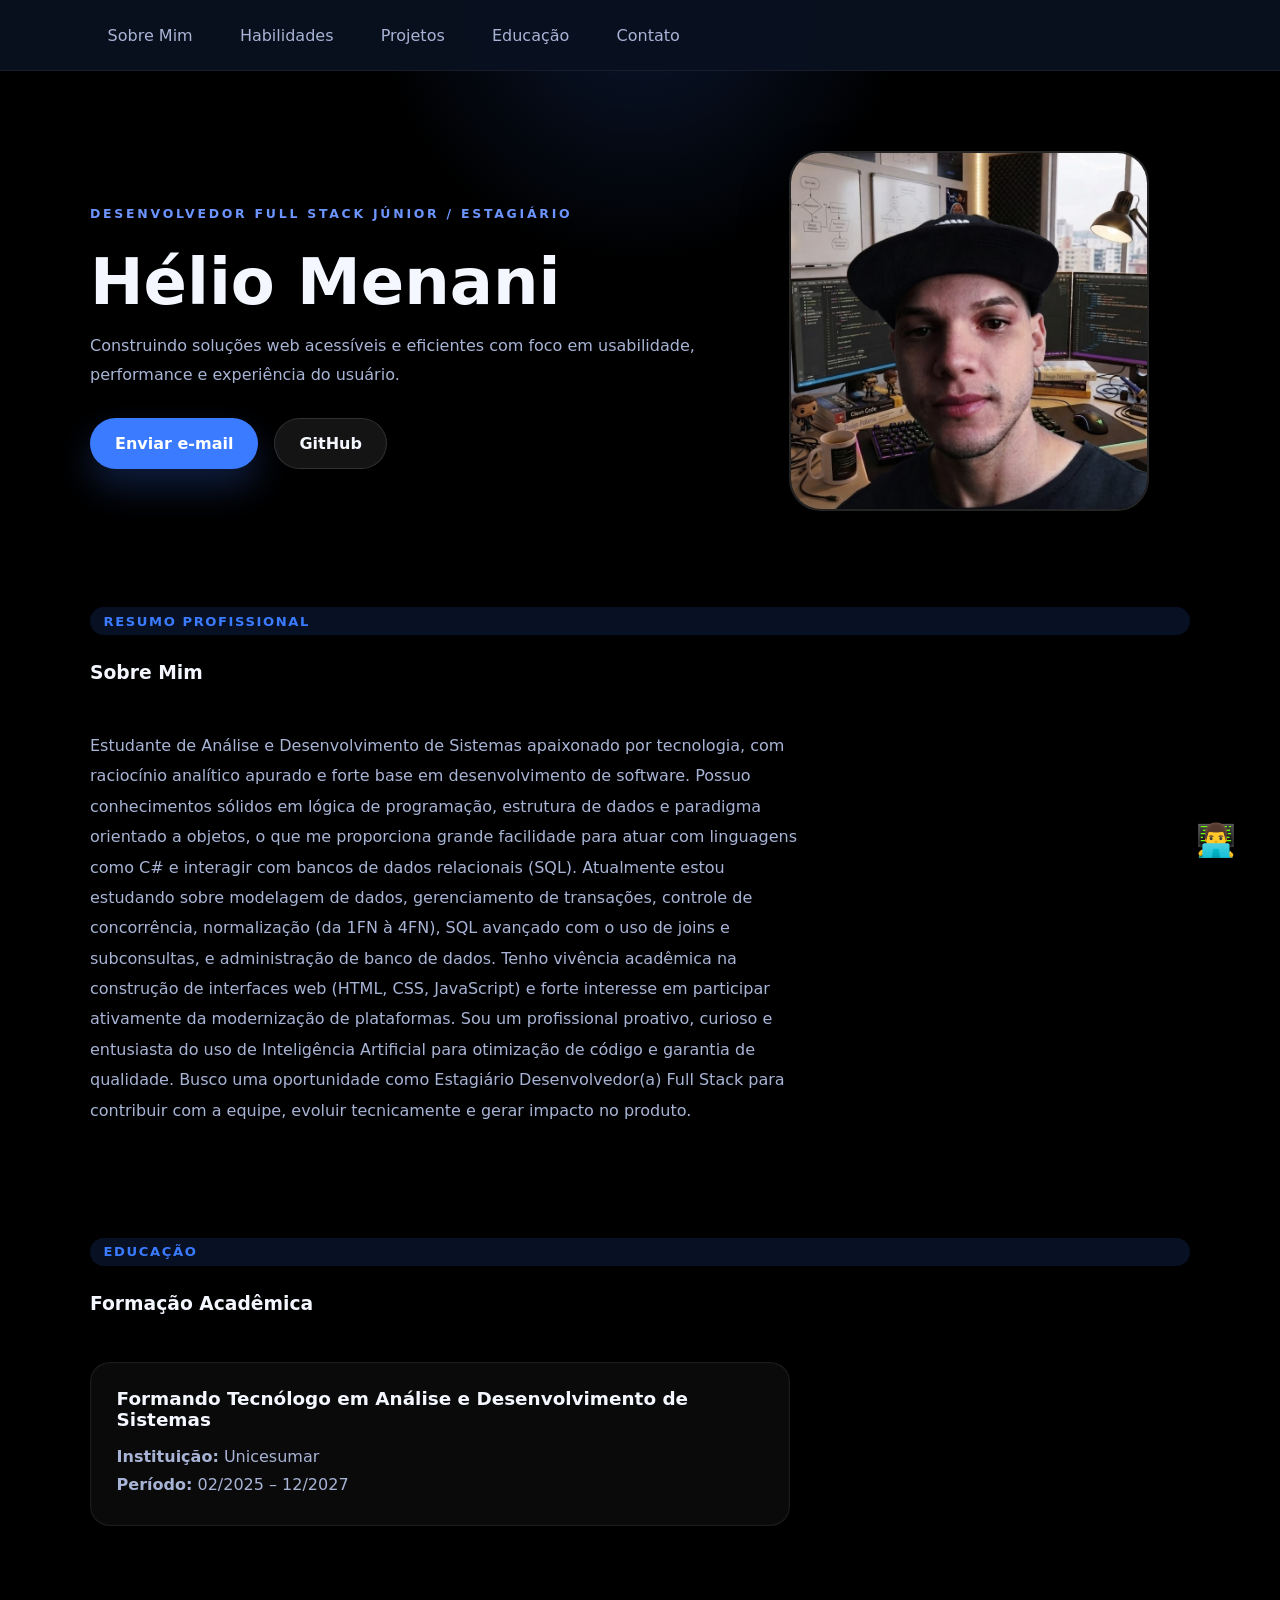
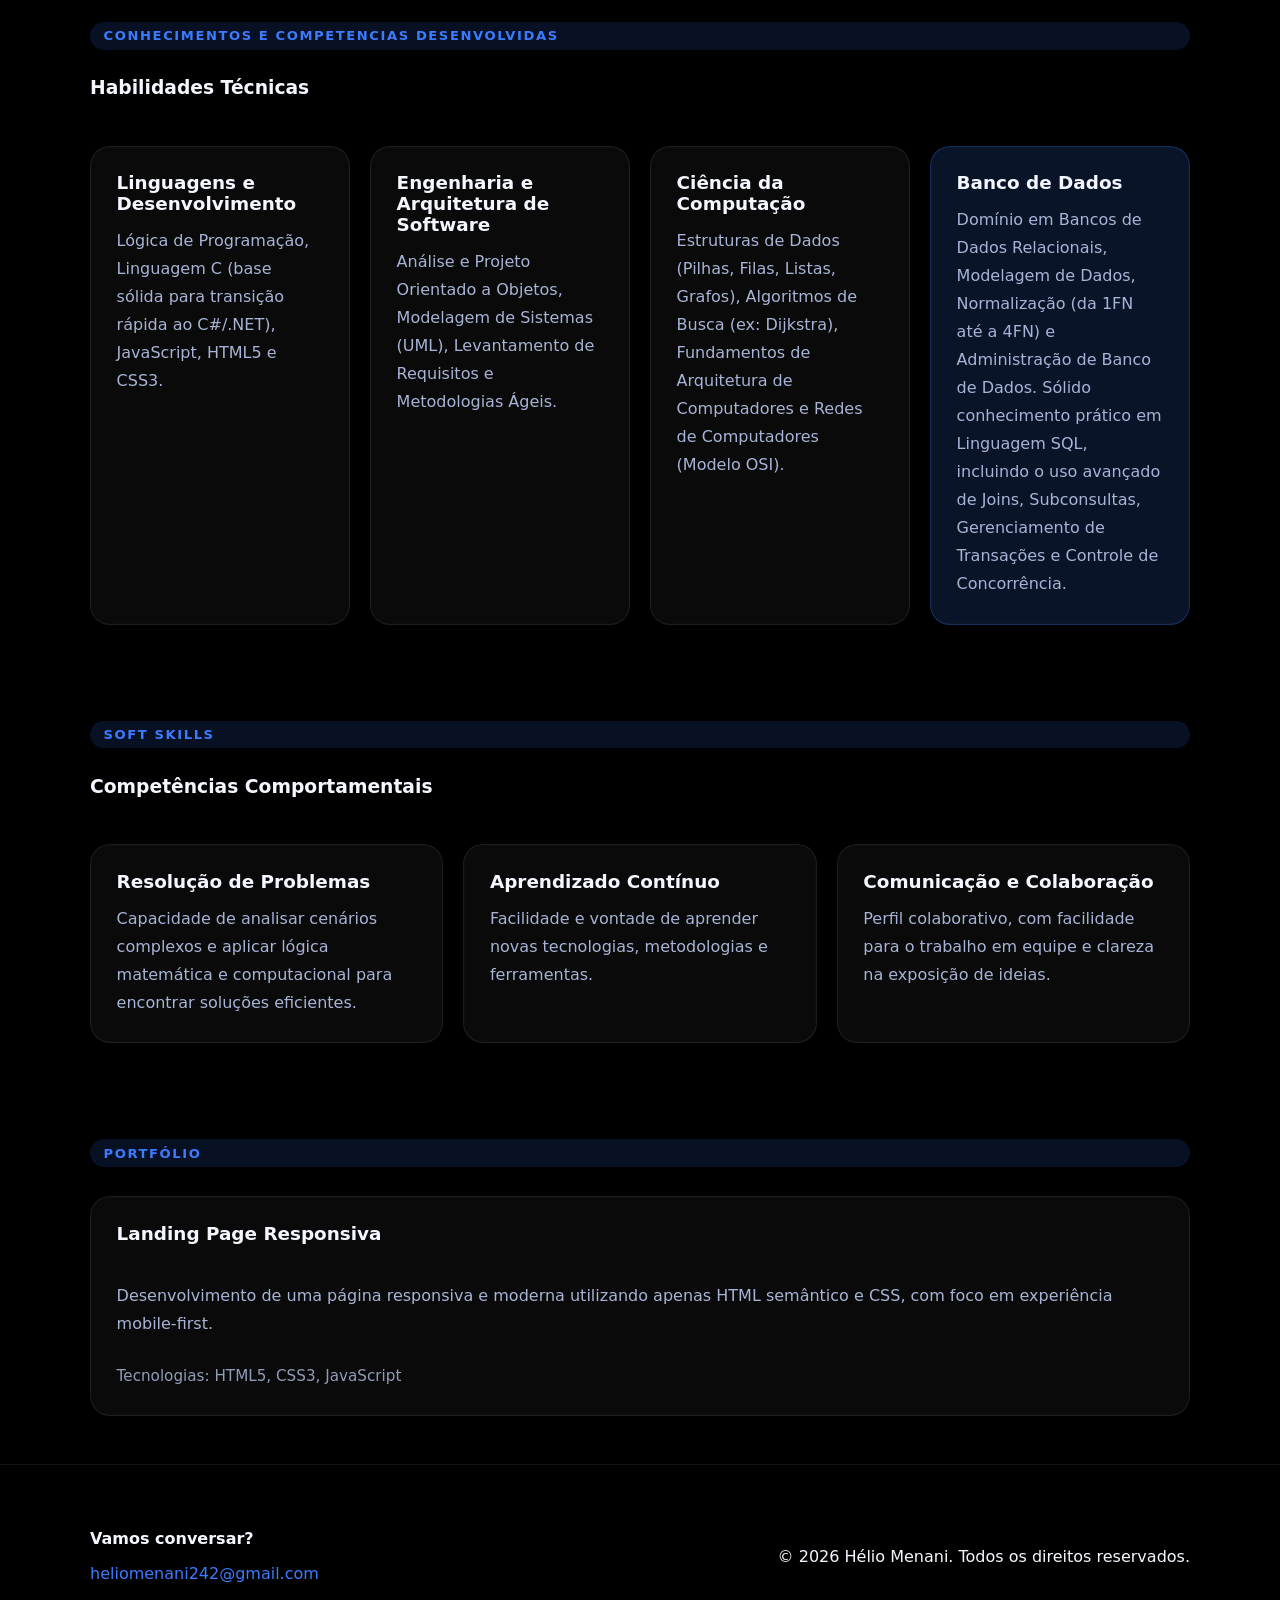
<file: index.html>
<!DOCTYPE html>
<html lang="pt-BR">

<head>
    <meta charset="UTF-8">
    <meta name="viewport" content="width=device-width, initial-scale=1.0">
    <title>Hélio Menani | Portfólio</title>
    <meta name="description"
        content="Portfólio profissional de Hélio Menani - Desenvolvedor Full Stack Júnior / Estagiário com foco em web e software." />
    <link rel="stylesheet" href="style.css">
    <script src="script.js" defer></script>
</head>

<body>
    <nav class="site-nav" aria-label="Navegação principal">
        <div class="container nav__wrapper">
            <button class="nav-toggle" aria-controls="main-navigation" aria-expanded="false">Menu</button>
            <ul class="nav__list" id="main-navigation">
                <li><a href="#sobre">Sobre Mim</a></li>
                <li><a href="#habilidades">Habilidades</a></li>
                <li><a href="#projetos">Projetos</a></li>
                <li><a href="#educacao">Educação</a></li>
                <li><a href="#contato">Contato</a></li>
            </ul>
        </div>
    </nav>

    <header class="hero" aria-label="Seção principal">
        <div class="hero__content container">
            <div class="hero__text">
                <p class="hero__eyebrow">Desenvolvedor Full Stack Júnior / Estagiário</p>
                <h1>Hélio Menani</h1>
                <p class="hero__lead">Construindo soluções web acessíveis e eficientes com foco em usabilidade,
                    performance e experiência do usuário.</p>
                <div class="hero__actions" aria-label="Contatos rápidos">
                    <a class="button button--primary" href="mailto:heliomenani242@gmail.com">Enviar e-mail</a>
                    <a class="button button--ghost" href="https://github.com/heliomenani242-source" target="_blank"
                        rel="noreferrer">GitHub</a>
                </div>
            </div>
            <div class="hero__photo-wrapper">
                <img class="hero__photo" src="foto.jpeg" alt="Foto de Hélio Menani">
            </div>
        </div>
    </header>

    <main>
        <section class="section" id="sobre">
            <div class="container">
                <div class="section__header">
                    <span class="section__tag">RESUMO PROFISSIONAL</span>
                    <h3>Sobre Mim</h3>
                </div>
                <p class="section__text">Estudante de Análise e Desenvolvimento de Sistemas apaixonado por tecnologia,
                    com raciocínio analítico apurado e forte base em desenvolvimento de software. Possuo conhecimentos
                    sólidos em lógica de programação, estrutura de dados e paradigma orientado a objetos, o que me
                    proporciona grande facilidade para atuar com linguagens como C# e interagir com bancos de dados
                    relacionais (SQL). Atualmente estou estudando sobre modelagem de dados, gerenciamento de transações,
                    controle de concorrência, normalização (da 1FN à 4FN), SQL avançado com o uso de joins e
                    subconsultas, e administração de banco de dados. Tenho vivência acadêmica na construção de
                    interfaces web (HTML, CSS, JavaScript) e forte interesse em participar ativamente da modernização de
                    plataformas. Sou um profissional proativo, curioso e entusiasta do uso de Inteligência Artificial
                    para otimização de código e garantia de qualidade. Busco uma oportunidade como Estagiário
                    Desenvolvedor(a) Full Stack para contribuir com a equipe, evoluir tecnicamente e gerar impacto no
                    produto. </p>
            </div>
        </section>

        <section class="section" id="educacao">
            <div class="container">
                <div class="section__header">
                    <span class="section__tag">EDUCAÇÃO</span>
                    <h3>Formação Acadêmica</h3>
                </div>
                <div class="education-card">
                    <h3>Formando Tecnólogo em Análise e Desenvolvimento de Sistemas</h3>
                    <p><strong>Instituição:</strong> Unicesumar</p>
                    <p><strong>Período:</strong> 02/2025 – 12/2027</p>
                </div>
            </div>
        </section>

        <section class="section section--split" id="habilidades">
            <div class="container">
                <div class="section__header">
                    <span class="section__tag">CONHECIMENTOS E COMPETENCIAS DESENVOLVIDAS</span>
                    <h3>Habilidades Técnicas</h3>
                </div>
                <div class="skill-grid">
                    <article class="skill-card">
                        <h3>Linguagens e Desenvolvimento</h3>
                        <p>Lógica de Programação, Linguagem C (base
                            sólida para transição rápida ao C#/.NET), JavaScript, HTML5 e CSS3.</p>
                    </article>
                    <article class="skill-card">
                        <h3>Engenharia e Arquitetura de Software</h3>
                        <p>Análise e Projeto Orientado a Objetos,
                            Modelagem de Sistemas (UML), Levantamento de Requisitos e Metodologias Ágeis.</p>
                    </article>
                    <article class="skill-card">
                        <h3>Ciência da Computação</h3>
                        <p>Estruturas de Dados (Pilhas, Filas, Listas, Grafos),
                            Algoritmos de Busca (ex: Dijkstra), Fundamentos de Arquitetura de Computadores e Redes de
                            Computadores (Modelo OSI).</p>
                    </article>
                    <article class="skill-card skill-card--highlight">
                        <h3>Banco de Dados</h3>
                        <p>Domínio em Bancos de Dados Relacionais, Modelagem de Dados, Normalização (da 1FN até a 4FN) e
                            Administração de Banco de Dados. Sólido conhecimento prático em Linguagem SQL, incluindo o
                            uso avançado de Joins, Subconsultas, Gerenciamento de Transações e Controle de Concorrência.
                        </p>
                    </article>
                </div>
            </div>
        </section>

        <section class="section" id="soft-skills">
            <div class="container">
                <div class="section__header">
                    <span class="section__tag">Soft Skills</span>
                    <h3>Competências Comportamentais</h3>
                </div>
                <div class="skill-grid">
                    <article class="skill-card">
                        <h3>Resolução de Problemas</h3>
                        <p> Capacidade de analisar cenários complexos e aplicar
                            lógica matemática e computacional para encontrar soluções eficientes.</p>
                    </article>
                    <article class="skill-card">
                        <h3>Aprendizado Contínuo</h3>
                        <p> Facilidade e vontade de aprender novas tecnologias,
                            metodologias e ferramentas.</p>
                    </article>
                    <article class="skill-card">
                        <h3>Comunicação e Colaboração</h3>
                        <p> Perfil colaborativo, com facilidade para o
                            trabalho em equipe e clareza na exposição de ideias.</p>
                    </article>
                </div>
            </div>
        </section>

        <section class="section" id="projetos">
            <div class="container">
                <div class="section__header">
                    <span class="section__tag">Portfólio</span>

                </div>
                <div class="project-grid">
                    <article class="project-card">
                        <h3>Landing Page Responsiva</h3>
                        <p class="project-card__desc">Desenvolvimento de uma página responsiva e moderna utilizando
                            apenas HTML semântico e CSS, com foco em experiência mobile-first.</p>
                        <p class="project-card__tech">Tecnologias: HTML5, CSS3, JavaScript</p>
                    </article>
                </div>
            </div>
        </section>
    </main>

    <footer class="footer" id="contato">
        <div class="container footer__content">
            <div>
                <p class="footer__label">Vamos conversar?</p>
                <p><a href="mailto:heliomenani242@gmail.com">heliomenani242@gmail.com</a></p>

            </div>
            <p>© <span id="year"></span> Hélio Menani. Todos os direitos reservados.</p>

    </footer>

    <div class="whatsapp-float">
        <a href="https://wa.me/5544997670805" class="whatsapp-float__button whatsapp-pulse"
            aria-label="Conversar pelo WhatsApp" target="_blank" rel="noreferrer noopener">
            <span class="whatsapp-emoji" aria-hidden="true">👨‍💻</span>
            <span class="whatsapp-tooltip">Fale comigo pelo WhatsApp</span>
        </a>
        <div class="whatsapp-bubble" role="status" aria-live="polite" aria-hidden="true">
            <button type="button" class="whatsapp-bubble__close" aria-label="Fechar mensagem">×</button>
            <p class="whatsapp-bubble__text">👋 Olá! Como posso ajudar?</p>
        </div>
    </div>
</body>

</html>
</file>
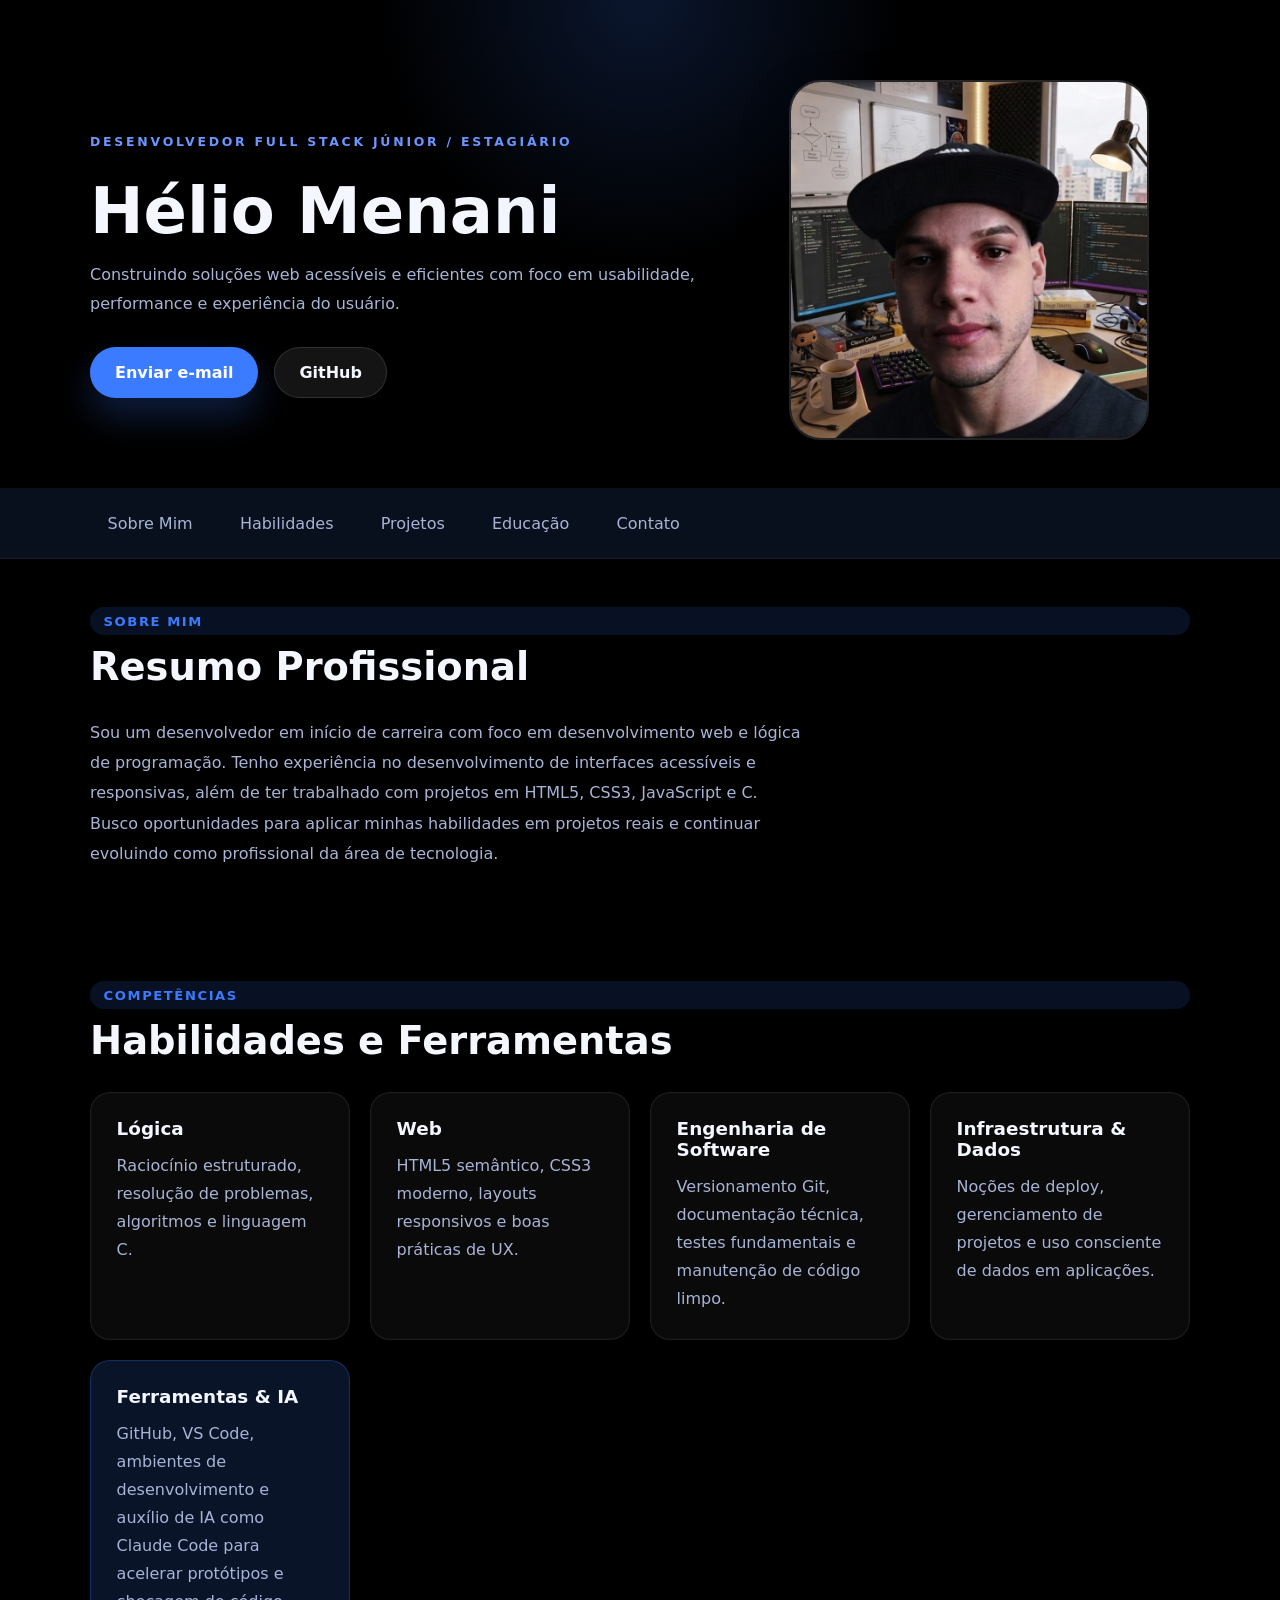
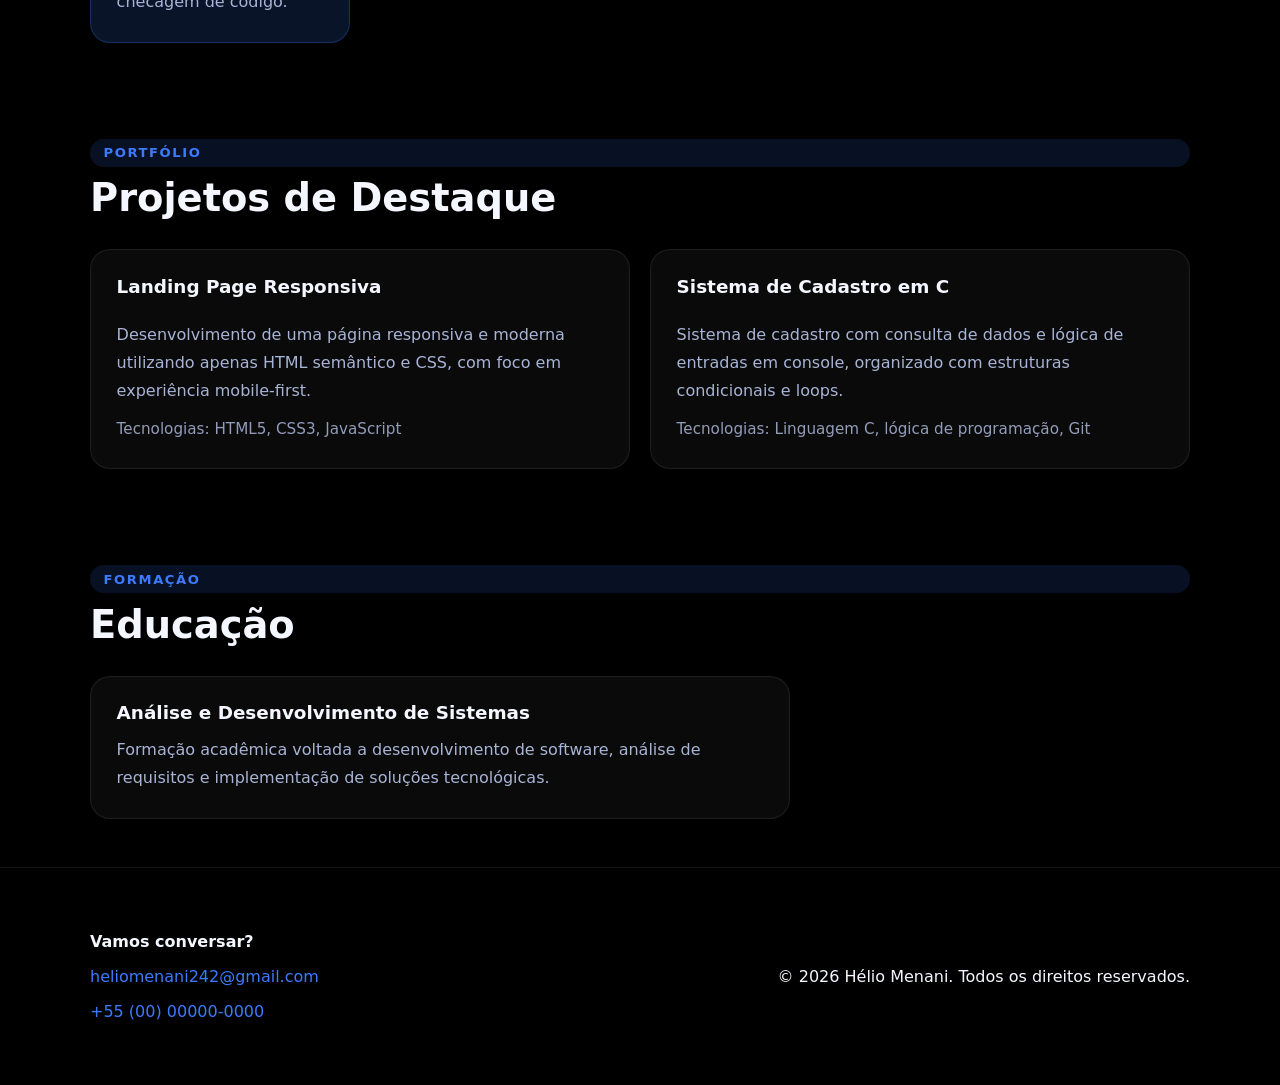
<file: index.new.html>
<!DOCTYPE html>
<html lang="pt-BR">

<head>
    <meta charset="UTF-8">
    <meta name="viewport" content="width=device-width, initial-scale=1.0">
    <title>Hélio Menani | Portfólio</title>
    <meta name="description"
        content="Portfólio profissional de Hélio Menani - Desenvolvedor Full Stack Júnior / Estagiário com foco em web e software." />
    <link rel="stylesheet" href="style.css">
    <script src="script.js" defer></script>
</head>

<body>
    <header class="hero" aria-label="Seção principal">
        <div class="hero__content container">
            <div class="hero__text">
                <p class="hero__eyebrow">Desenvolvedor Full Stack Júnior / Estagiário</p>
                <h1>Hélio Menani</h1>
                <p class="hero__lead">Construindo soluções web acessíveis e eficientes com foco em usabilidade,
                    performance e experiência do usuário.</p>
                <div class="hero__actions" aria-label="Contatos rápidos">
                    <a class="button button--primary" href="mailto:heliomenani242@gmail.com">Enviar e-mail</a>
                    <a class="button button--ghost" href="https://github.com/heliomenani242-source" target="_blank"
                        rel="noreferrer">GitHub</a>
                </div>
            </div>
            <div class="hero__photo-wrapper">
                <img class="hero__photo" src="foto.jpeg" alt="Foto de Hélio Menani">
            </div>
        </div>
    </header>

    <nav class="site-nav" aria-label="Navegação principal">
        <div class="container nav__wrapper">
            <button class="nav-toggle" aria-controls="main-navigation" aria-expanded="false">Menu</button>
            <ul class="nav__list" id="main-navigation">
                <li><a href="#sobre">Sobre Mim</a></li>
                <li><a href="#habilidades">Habilidades</a></li>
                <li><a href="#projetos">Projetos</a></li>
                <li><a href="#educacao">Educação</a></li>
                <li><a href="#contato">Contato</a></li>
            </ul>
        </div>
    </nav>

    <main>
        <section class="section" id="sobre">
            <div class="container">
                <div class="section__header">
                    <span class="section__tag">Sobre Mim</span>
                    <h2>Resumo Profissional</h2>
                </div>
                <p class="section__text">Sou um desenvolvedor em início de carreira com foco em desenvolvimento web e
                    lógica de programação. Tenho experiência no desenvolvimento de interfaces acessíveis e responsivas,
                    além de ter trabalhado com projetos em HTML5, CSS3, JavaScript e C. Busco oportunidades para aplicar
                    minhas habilidades em projetos reais e continuar evoluindo como profissional da área de tecnologia.
                </p>
            </div>
        </section>

        <section class="section section--split" id="habilidades">
            <div class="container">
                <div class="section__header">
                    <span class="section__tag">Competências</span>
                    <h2>Habilidades e Ferramentas</h2>
                </div>
                <div class="skill-grid">
                    <article class="skill-card">
                        <h3>Lógica</h3>
                        <p>Raciocínio estruturado, resolução de problemas, algoritmos e linguagem C.</p>
                    </article>
                    <article class="skill-card">
                        <h3>Web</h3>
                        <p>HTML5 semântico, CSS3 moderno, layouts responsivos e boas práticas de UX.</p>
                    </article>
                    <article class="skill-card">
                        <h3>Engenharia de Software</h3>
                        <p>Versionamento Git, documentação técnica, testes fundamentais e manutenção de código limpo.
                        </p>
                    </article>
                    <article class="skill-card">
                        <h3>Infraestrutura & Dados</h3>
                        <p>Noções de deploy, gerenciamento de projetos e uso consciente de dados em aplicações.</p>
                    </article>
                    <article class="skill-card skill-card--highlight">
                        <h3>Ferramentas & IA</h3>
                        <p>GitHub, VS Code, ambientes de desenvolvimento e auxílio de IA como Claude Code para acelerar
                            protótipos e checagem de código.</p>
                    </article>
                </div>
            </div>
        </section>

        <section class="section" id="projetos">
            <div class="container">
                <div class="section__header">
                    <span class="section__tag">Portfólio</span>
                    <h2>Projetos de Destaque</h2>
                </div>
                <div class="project-grid">
                    <article class="project-card">
                        <h3>Landing Page Responsiva</h3>
                        <p class="project-card__desc">Desenvolvimento de uma página responsiva e moderna utilizando
                            apenas HTML semântico e CSS, com foco em experiência mobile-first.</p>
                        <p class="project-card__tech">Tecnologias: HTML5, CSS3, JavaScript</p>
                    </article>
                    <article class="project-card">
                        <h3>Sistema de Cadastro em C</h3>
                        <p class="project-card__desc">Sistema de cadastro com consulta de dados e lógica de entradas em
                            console, organizado com estruturas condicionais e loops.</p>
                        <p class="project-card__tech">Tecnologias: Linguagem C, lógica de programação, Git</p>
                    </article>
                </div>
            </div>
        </section>

        <section class="section" id="educacao">
            <div class="container">
                <div class="section__header">
                    <span class="section__tag">Formação</span>
                    <h2>Educação</h2>
                </div>
                <div class="education-card">
                    <h3>Análise e Desenvolvimento de Sistemas</h3>
                    <p>Formação acadêmica voltada a desenvolvimento de software, análise de requisitos e implementação
                        de soluções tecnológicas.</p>
                </div>
            </div>
        </section>
    </main>

    <footer class="footer" id="contato">
        <div class="container footer__content">
            <div>
                <p class="footer__label">Vamos conversar?</p>
                <p><a href="mailto:heliomenani242@gmail.com">heliomenani242@gmail.com</a></p>
                <p><a href="tel:+550000000000">+55 (00) 00000-0000</a></p>
            </div>
            <p>© <span id="year"></span> Hélio Menani. Todos os direitos reservados.</p>
        </div>
    </footer>
</body>

</html>
</file>
<file: style.css>
:root {
    color-scheme: dark;
    --bg: #09101f;
    --surface: #111c31;
    --surface-contrast: #172542;
    --text: #f4f7ff;
    --muted: #a8b4d6;
    --primary: #3b7bff;
    --primary-soft: rgba(59, 123, 255, 0.16);
    --accent: #6d95ff;
    --whatsapp: #25D366;
    --whatsapp-dark: #128C7E;
    --whatsapp-shadow: rgba(37, 211, 102, 0.25);
    --border: rgba(255, 255, 255, 0.08);
    --radius: 20px;
    --shadow: 0 22px 50px rgba(0, 0, 0, 0.28);
}

* {
    box-sizing: border-box;
}

html {
    scroll-behavior: smooth;
}

body {
    margin: 0;
    font-family: "Inter", system-ui, -apple-system, BlinkMacSystemFont, "Segoe UI", sans-serif;
    background: #000000;
    color: var(--text);
    min-height: 100vh;
}

button,
a,
input,
textarea {
    font: inherit;
}

a {
    color: inherit;
    text-decoration: none;
}

img {
    display: block;
    max-width: 100%;
}

.container {
    width: min(1100px, calc(100% - 2rem));
    margin: 0 auto;
}

.hero,
.section,
.footer {
    padding: 3rem 0;
}

.hero__content,
.section__content,
.footer__content,
.nav__wrapper {
    display: grid;
    gap: 2rem;
}

.skill-grid,
.project-grid {
    display: grid;
    gap: 1.25rem;
}

.skill-grid {
    grid-template-columns: repeat(auto-fit, minmax(220px, 1fr));
}

.hero::before {
    content: "";
    position: absolute;
    inset: 0;
    background: radial-gradient(circle at top, rgba(59, 123, 255, 0.18), transparent 24%);
    pointer-events: none;
}

.hero__content {
    grid-template-columns: minmax(0, 1.4fr) minmax(280px, 1fr);
    align-items: center;
    gap: 2.5rem;
    padding-top: 2rem;
}

.hero__eyebrow {
    display: inline-flex;
    align-items: center;
    gap: 0.5rem;
    color: var(--accent);
    font-weight: 700;
    text-transform: uppercase;
    letter-spacing: 0.22em;
    font-size: 0.78rem;
}

.hero h1 {
    font-size: clamp(2.6rem, 5vw, 4.5rem);
    margin: 1rem 0 1rem;
    line-height: 1.05;
}

.hero__lead {
    max-width: 46rem;
    color: var(--muted);
    font-size: 1rem;
    line-height: 1.8;
}

.hero__actions {
    display: flex;
    flex-wrap: wrap;
    gap: 1rem;
    margin-top: 1.75rem;
}

.button {
    display: inline-flex;
    align-items: center;
    justify-content: center;
    gap: 0.5rem;
    padding: 0.95rem 1.5rem;
    border-radius: 999px;
    font-weight: 700;
    transition: transform 0.2s ease, background-color 0.2s ease, box-shadow 0.2s ease;
    border: 1px solid transparent;
}

.button:hover,
.nav__list a:hover {
    transform: translateY(-1px);
}

.button--primary {
    background: var(--primary);
    color: white;
    box-shadow: 0 18px 35px rgba(59, 123, 255, 0.24);
}

.button--ghost {
    background: rgba(255, 255, 255, 0.08);
    color: var(--text);
    border-color: rgba(255, 255, 255, 0.12);
}

.hero__contacts {
    display: grid;
    gap: 0.85rem;
    margin-top: 1.75rem;
    list-style: none;
    padding: 0;
}

.hero__contacts li a {
    color: var(--text);
    opacity: 0.88;
}

.hero__photo-wrapper {
    position: relative;
    max-width: 360px;
    margin: 0 auto;
}

.hero__photo {
    width: 100%;
    height: auto;
    border-radius: 32px;
    border: 2px solid rgba(255, 255, 255, 0.14);
    box-shadow: var(--shadow);
    aspect-ratio: 1 / 1;
    object-fit: cover;
}

.site-nav {
    position: sticky;
    top: 0;
    z-index: 20;
    background: rgba(9, 16, 31, 0.94);
    border-bottom: 1px solid rgba(255, 255, 255, 0.06);
    backdrop-filter: blur(12px);
}

.nav__wrapper {
    grid-template-columns: 1fr auto;
    align-items: center;
    gap: 1rem;
    padding: 0.7rem 0;
}

.nav-toggle {
    display: none;
    align-items: center;
    justify-content: center;
    border: 1px solid rgba(255, 255, 255, 0.12);
    border-radius: 999px;
    padding: 0.85rem 1rem;
    background: rgba(255, 255, 255, 0.04);
    color: var(--text);
    cursor: pointer;
}

.nav__list {
    display: flex;
    flex-wrap: wrap;
    align-items: center;
    gap: 0.75rem;
    list-style: none;
    margin: 0;
    padding: 0;
}

.nav__list li {
    margin: 0;
}

.nav__list a {
    display: inline-flex;
    padding: 0.9rem 1.1rem;
    border-radius: 999px;
    color: var(--muted);
    transition: background-color 0.2s ease, color 0.2s ease;
}

.nav__list a:hover,
.nav__list a:focus-visible {
    background: rgba(59, 123, 255, 0.14);
    color: var(--text);
    outline: none;
}

.section {
    position: relative;
}

.section__header {
    display: flex;
    flex-direction: column;
    gap: 0.55rem;
    margin-bottom: 1.8rem;
}

.section__tag {
    display: inline-flex;
    padding: 0.4rem 0.85rem;
    border-radius: 999px;
    background: rgba(59, 123, 255, 0.14);
    color: var(--primary);
    font-size: 0.82rem;
    font-weight: 700;
    text-transform: uppercase;
    letter-spacing: 0.12em;
}

.section h2 {
    font-size: clamp(2rem, 3vw, 2.7rem);
    margin: 0;
}

.section__text {
    max-width: 720px;
    line-height: 1.9;
    color: var(--muted);
}

.skill-grid,
.project-grid {
    display: grid;
    gap: 1.25rem;
}

.skill-grid,
.project-grid {
    grid-template-columns: repeat(auto-fit, minmax(260px, 1fr));
}

.skill-grid {
    grid-template-columns: repeat(auto-fit, minmax(220px, 1fr));
}

.skill-card,
.project-card,
.education-card {
    border: 1px solid var(--border);
    border-radius: var(--radius);
    background: rgba(255, 255, 255, 0.04);
    padding: 1.6rem;
    box-shadow: inset 0 0 0 1px rgba(255, 255, 255, 0.01);
}

.skill-card h3,
.project-card h3,
.education-card h3 {
    margin: 0 0 0.8rem;
    font-size: 1.15rem;
}

.skill-card p,
.project-card p,
.education-card p {
    margin: 0;
    line-height: 1.75;
    color: var(--muted);
}

.skill-card--highlight {
    background: rgba(59, 123, 255, 0.16);
    border-color: rgba(59, 123, 255, 0.25);
}

.project-card {
    min-height: 220px;
    display: flex;
    flex-direction: column;
    justify-content: space-between;
}

.project-card__desc {
    margin-bottom: 1.15rem;
}

.project-card__tech {
    font-size: 0.95rem;
    color: var(--text);
    opacity: 0.86;
}

.education-card {
    max-width: 700px;
}

.footer {
    border-top: 1px solid rgba(255, 255, 255, 0.08);
}

.footer__content {
    display: flex;
    justify-content: space-between;
    align-items: center;
    flex-wrap: wrap;
    gap: 1.2rem;
}

.footer__label {
    font-weight: 700;
    margin-bottom: 0.4rem;
}

.footer a {
    color: var(--primary);
}

.footer__whatsapp-icon {
    width: 2rem;
    height: auto;
    display: inline-block;
    vertical-align: middle;
}

/* WhatsApp floating action button */
.whatsapp-float {
    position: fixed;
    right: 2rem;
    bottom: 2rem;
    z-index: 50;
    display: flex;
    flex-direction: column;
    align-items: flex-end;
    gap: 0.75rem;
}

.whatsapp-float__button {
    display: inline-flex;
    align-items: center;
    justify-content: center;
    padding: 0.75rem;
    background: transparent;
    width: auto;
    height: auto;
    min-width: 3.5rem;
    min-height: 3.5rem;
    border-radius: 50%;
    box-shadow: 0 10px 24px rgba(0, 0, 0, 0.12);
    transition: transform 0.18s ease, box-shadow 0.18s ease;
    overflow: visible;
    position: relative;
}

.whatsapp-float__button:hover,
.whatsapp-float__button:focus-visible {
    transform: scale(1.08);
    box-shadow: 0 16px 32px rgba(0, 0, 0, 0.18);
}

.whatsapp-float__button:focus-visible {
    outline: 2px solid rgba(0, 0, 0, 0.2);
    outline-offset: 4px;
}

.whatsapp-float__button img,
.whatsapp-float__button svg,
.whatsapp-float__button .whatsapp-emoji {
    width: auto;
    height: auto;
    display: block;
    font-size: 2rem;
    line-height: 1;
}

.whatsapp-float__button .whatsapp-emoji {
    display: inline-block;
}

.whatsapp-tooltip {
    position: absolute;
    bottom: 118%;
    right: 50%;
    transform: translateX(50%);
    background: rgba(8, 15, 28, 0.96);
    color: white;
    padding: 0.55rem 0.85rem;
    border-radius: 999px;
    font-size: 0.85rem;
    white-space: nowrap;
    opacity: 0;
    pointer-events: none;
    transition: opacity 0.2s ease, transform 0.2s ease;
    box-shadow: 0 12px 24px rgba(0, 0, 0, 0.2);
    z-index: 10;
}

.whatsapp-float__button:hover .whatsapp-tooltip,
.whatsapp-float__button:focus-within .whatsapp-tooltip {
    opacity: 1;
    transform: translateX(50%) translateY(-4px);
}

.whatsapp-pulse {
    animation: whatsapp-pulse 2.6s ease-in-out infinite;
}

@keyframes whatsapp-pulse {

    0%,
    100% {
        transform: scale(1);
    }

    50% {
        transform: scale(1.04);
    }
}

.whatsapp-bubble {
    display: none;
    max-width: 19rem;
    padding: 1rem 1rem 0.75rem;
    border-radius: 1rem;
    background: rgba(255, 255, 255, 0.98);
    color: #0f172a;
    box-shadow: 0 22px 48px rgba(15, 23, 42, 0.18);
    position: relative;
    font-size: 0.95rem;
    line-height: 1.5;
    animation: bubble-fade 0.25s ease-out forwards;
}

.whatsapp-bubble--visible {
    display: block;
}

.whatsapp-bubble__close {
    position: absolute;
    top: 0.4rem;
    right: 0.4rem;
    border: none;
    background: transparent;
    color: #334155;
    font-size: 1rem;
    cursor: pointer;
    line-height: 1;
}

.whatsapp-bubble__text {
    margin: 0;
}

@keyframes bubble-fade {
    from {
        opacity: 0;
        transform: translateY(10px);
    }

    to {
        opacity: 1;
        transform: translateY(0);
    }
}

@media (max-width: 720px) {
    .whatsapp-float {
        right: 1.25rem;
        bottom: 1.25rem;
    }

    .whatsapp-float__button {
        width: 3.4rem;
        height: 3.4rem;
    }

    .whatsapp-bubble {
        max-width: 17rem;
    }
}

@media (max-width: 900px) {

    .hero__content,
    .nav__wrapper {
        grid-template-columns: 1fr;
    }

    .hero__content {
        grid-template-areas:
            "hero-photo"
            "hero-text";
    }

    .hero__photo-wrapper {
        grid-area: hero-photo;
        margin-top: 0;
        max-width: 320px;
        width: 100%;
    }

    .hero__text {
        grid-area: hero-text;
    }

    .hero__lead,
    .project-card__desc,
    .section__text {
        max-width: 100%;
    }
}

@media (max-width: 720px) {
    .hero__content {
        grid-template-columns: 1fr;
        gap: 1.5rem;
    }

    .hero__photo-wrapper {
        order: 1;
        max-width: 280px;
    }

    .hero__text {
        order: 2;
    }


    .hero__actions {
        flex-direction: column;
        align-items: stretch;
    }

    .nav__wrapper {
        grid-template-columns: 1fr;
        align-items: flex-start;
    }

    .nav-toggle {
        display: inline-flex;
    }

    .nav__list {
        display: none;
        flex-direction: column;
        background: rgba(9, 16, 31, 0.98);
        border: 1px solid rgba(255, 255, 255, 0.08);
        border-radius: 18px;
        padding: 1rem;
        width: 100%;
    }

    .nav__list.open {
        display: flex;
    }

    .nav__list a {
        width: 100%;
        justify-content: center;
    }

    .skill-grid,
    .project-grid {
        grid-template-columns: 1fr;
    }

    .section,
    .footer {
        padding: 2rem 0;
    }

    .hero__photo {
        border-radius: 24px;
    }

    .footer__content {
        flex-direction: column;
        align-items: flex-start;
    }
}

.nav__list {
    width: 100%;
}
</file>
